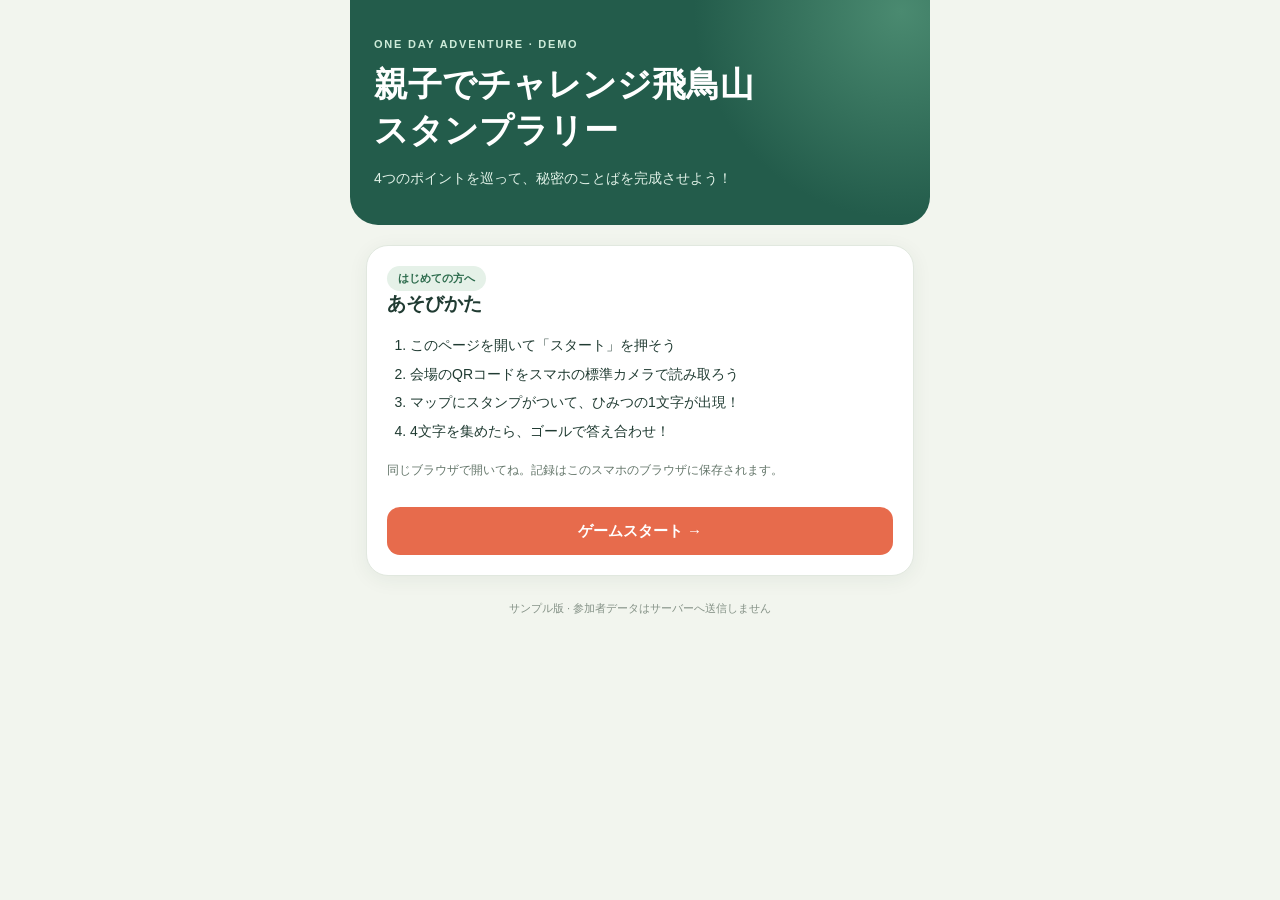
<file: index.html>
<!doctype html>
<html lang="ja">
    <head>
        <meta charset="utf-8"><meta name="viewport" content="width=device-width,initial-scale=1,viewport-fit=cover">
        <meta name="theme-color" content="#235c4b"><title>親子でチャレンジ飛鳥山 スタンプラリー</title><link rel="stylesheet" href="./style.css?v=3"></head>
<body>
    <div class="shell">
        <header>
            <div class="eyebrow">ONE DAY ADVENTURE · DEMO</div>
            <h1>親子でチャレンジ飛鳥山<br>スタンプラリー</h1>
            <p>4つのポイントを巡って、秘密のことばを完成させよう！</p>
        </header>
<main>
    <section id="intro" class="panel">
        <span class="pill">はじめての方へ</span>
        <h2>あそびかた</h2>
        <ol>
            <li>このページを開いて「スタート」を押そう</li>
            <li>会場のQRコードをスマホの標準カメラで読み取ろう</li>
            <li>マップにスタンプがついて、ひみつの1文字が出現！</li>
            <li>4文字を集めたら、ゴールで答え合わせ！</li>
        </ol>
        <p class="note">同じブラウザで開いてね。記録はこのスマホのブラウザに保存されます。</p>
        <button id="start" class="primary">ゲームスタート →</button>
    </section>
    <section id="game" hidden>
        <div class="status">
            <div>
                <span class="small">スタンプ獲得</span>
                <div class="count">
                    <strong id="count">0</strong>
                    <span> / 4</span>
                </div>
            </div>
            <div class="progress-track">
                <div id="progress"></div>
            </div>
        </div>
        <div id="notice" class="notice" role="status" aria-live="polite"></div>
        <section class="panel map-panel">
            <div class="section-head">
                <h2>たんけんマップ</h2>
                <span class="pill">会場案内図</span>
            </div>
            <div class="map-wrap">
                <img src="./map.png" alt="架空の会場案内図。花の広場、森のひろば、あそび広場、芝生広場の4地点" class="map">
                <div id="markers"></div>
            </div>
            <p class="hint">赤いスタンプは訪問済み！ 数字をタップするとポイント名が見られます。</p>
        </section>
        <section class="panel">
            <h2>ひみつのことば</h2>
            <p class="sub">スタンプを集めると文字が現れるよ</p>
            <div id="letters" class="letters"></div>
            <div id="spot-list" class="spot-list"></div>
        </section>
        <section class="panel">
            <h2>ゴールで答え合わせ</h2>
            <p class="sub">4つの文字を順番につなげて入力してね</p>
            <form id="answer-form">
                <label for="answer">キーワード（ひらがな4文字）</label>
                <input id="answer" type="text" autocomplete="off" inputmode="text" placeholder="こたえを入力" maxlength="20" required>
                <button class="primary" type="submit">こたえあわせ →</button>
            </form>
            <div id="result" class="result" role="status" aria-live="polite"></div>
        </section>
        <details id="admin-panel" class="demo" hidden>
            <summary>管理者メニュー</summary>
            <p>動作確認用の管理機能です。</p>
            <div id="demo-buttons" class="demo-buttons"></div>
            <button id="reset" class="secondary" type="button">
                スタンプをすべてリセット
            </button>
        </details>
    </section>
</main>
<footer>サンプル版 · 参加者データはサーバーへ送信しません</footer>
</div>
<script src="./app.js" defer></script>
</body>
</html>
</file>
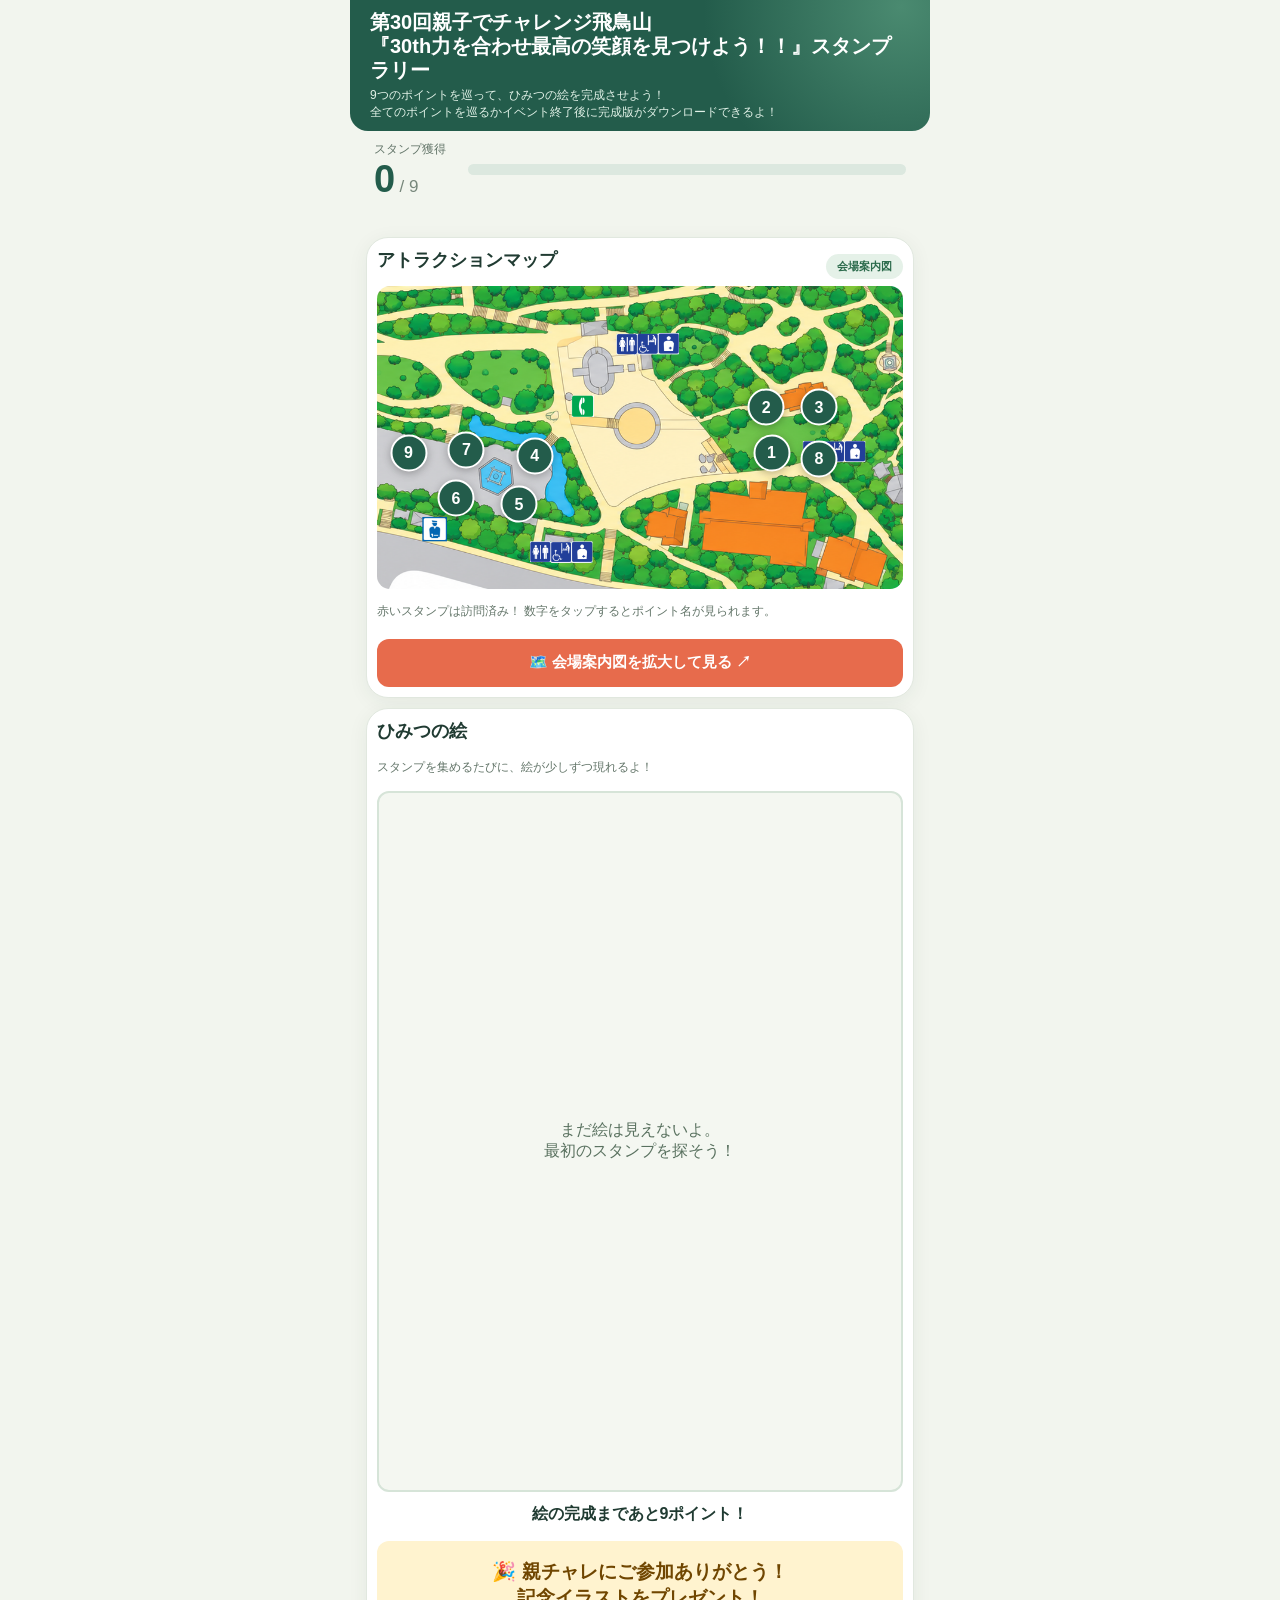
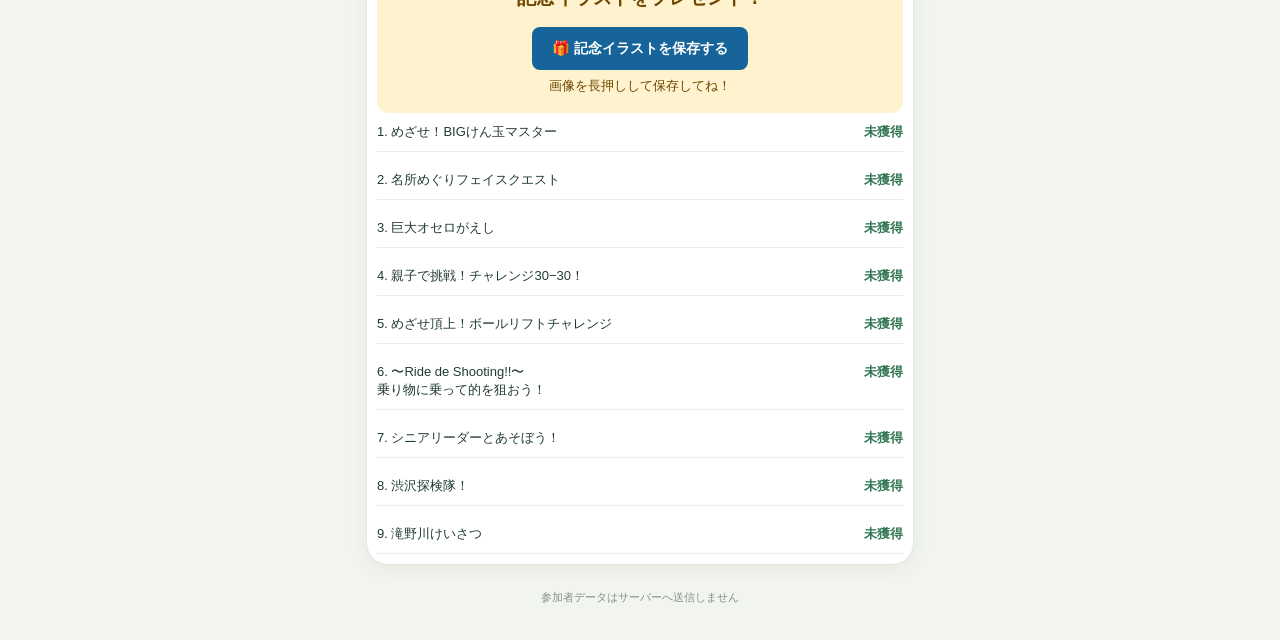
<file: v2/index.html>
<!doctype html>
<html lang="ja">
<head>
    <meta charset="utf-8">
    <meta name="viewport" content="width=device-width,initial-scale=1,viewport-fit=cover">
    <meta name="theme-color" content="#235c4b">
    <title>第30回 親子でチャレンジ飛鳥山 スタンプラリー</title>
    <link rel="stylesheet" href="./style.css?v=7">
    <style>
    .art-board { position: relative; width: 100%; aspect-ratio: 1086 / 1448; overflow: hidden; border-radius: 12px; background: #f4f7f1; border: 2px solid #d6e4d8; }
    .art-layer { position: absolute; inset: 0; display: block; width: 100%; height: 100%; object-fit: contain; pointer-events: none; }
    .art-empty { position: absolute; inset: 0; display: grid; place-items: center; padding: 20px; text-align: center; color: #59715f; }
    .art-board.has-layers .art-empty { display: none; }
    .art-count { margin-top: 12px; text-align: center; font-weight: bold; }
    .art-board img { max-width: none; }
    .completion { margin-top: 16px; padding: 18px; text-align: center; border-radius: 12px; background: #fff3cf; color: #704600; font-weight: bold; font-size: 1.2rem; }
    .completion[hidden] { display: none; }
    </style>
</head>
<body>
<div class="shell">
  <header>
    <h1>第30回親子でチャレンジ飛鳥山<br>『30th力を合わせ最高の笑顔を見つけよう！！』スタンプラリー</h1>
    <p>9つのポイントを巡って、ひみつの絵を完成させよう！<br>全てのポイントを巡るかイベント終了後に完成版がダウンロードできるよ！</p>
  </header>
  <main>
    <section id="intro" class="panel">
      <span class="pill">はじめての方へ</span>
      <h2>あそびかた</h2>
      <ol>
        <li>このページを開いて「スタート」を押そう</li>
        <li>会場のQRコードをスマホの標準カメラで読み取ろう</li>
        <li>マップにスタンプがついて、絵の一部が現れるよ！</li>
        <li>9つのスタンプを集めて、ひみつの絵を完成させよう！</li>
      </ol>
      <p class="note">同じブラウザで開いてね。記録はこのスマホのブラウザに保存されます。</p>
      <button id="start" class="primary" type="button">ゲームスタート →</button>
    </section>
    <section id="game" hidden>
      <div class="status">
        <div>
          <span class="small">スタンプ獲得</span>
          <div class="count">
            <strong id="count">0</strong>
            <span> / 9</span>
          </div>
        </div>
        <div class="progress-track">
          <div id="progress"></div></div>
      </div>
      <div id="notice" class="notice" role="status" aria-live="polite"></div>
      <section class="panel map-panel">
        <div class="section-head">
          <h2>アトラクションマップ</h2>
          <span class="pill">会場案内図</span>
        </div>
        <div class="map-wrap">
          <img src="./map_detail.png?v=4" alt="スタンプラリー会場の案内図" class="map">
          <div id="markers"></div>
        </div>
        <p class="hint">赤いスタンプは訪問済み！ 数字をタップするとポイント名が見られます。</p>
            <a href="./map.html"
            target="_blank"
            rel="noopener noreferrer"
            class="primary"
            style="display:block; text-align:center; text-decoration:none; margin-top:16px; padding:14px 18px; border-radius:12px;">
            🗺️ 会場案内図を拡大して見る ↗
            </a>
    </section>
    <section class="panel">
        <h2>ひみつの絵</h2>
        <p class="sub">スタンプを集めるたびに、絵が少しずつ現れるよ！</p>
        <div id="art-board" class="art-board" aria-label="取得したスタンプに応じて完成する絵">
          <div class="art-empty">まだ絵は見えないよ。<br>最初のスタンプを探そう！</div>
          <div id="art-layers"></div>
        </div>
        <p id="art-count" class="art-count">絵の完成まであと9ポイント！</p>
        <div id="completion" class="completion"
            role="status" aria-live="polite" hidden>
            🎉 おめでとう！<br>スタンプを集めて絵が完成したよ！
            <div class="completion-download">
                <a href="./images/anniversary-poster.png"
                  target="_blank"
                  rel="noopener">
                    🎁 記念イラストを保存する
                </a>
                <div class="save-guide">
                    画像を長押しして保存してね！
                </div>
            </div>
        </div>
        <!-- イベント終了後・未達成者向け -->
        <div id="event-finished" class="completion"
            role="status" hidden>
            🎉 親チャレにご参加ありがとう！<br>記念イラストをプレゼント！

            <div class="completion-download">
                <a href="./images/anniversary-poster.png"
                  target="_blank"
                  rel="noopener">
                    🎁 記念イラストを保存する
                </a>
                <div class="save-guide">
                    画像を長押しして保存してね！
                </div>
            </div>
        </div>

        <div id="prize-exchanged" class="prize-exchanged" role="status" aria-live="polite" hidden> ✓ 景品交換済み</div>
        <div id="spot-list" class="spot-list"></div>
      </section>
      <details id="admin-panel" class="demo" hidden>
        <summary>管理者メニュー</summary>
        <p>動作確認用の管理機能です。</p>
        <div id="demo-buttons" class="demo-buttons"></div>
        <button id="reset" class="secondary" type="button">スタンプをすべてリセット</button>
      </details>
    </section>
  </main>
  <footer>参加者データはサーバーへ送信しません</footer>
</div>
<script src="./app.js?v=12" defer></script>
</body>
</html>
</file>
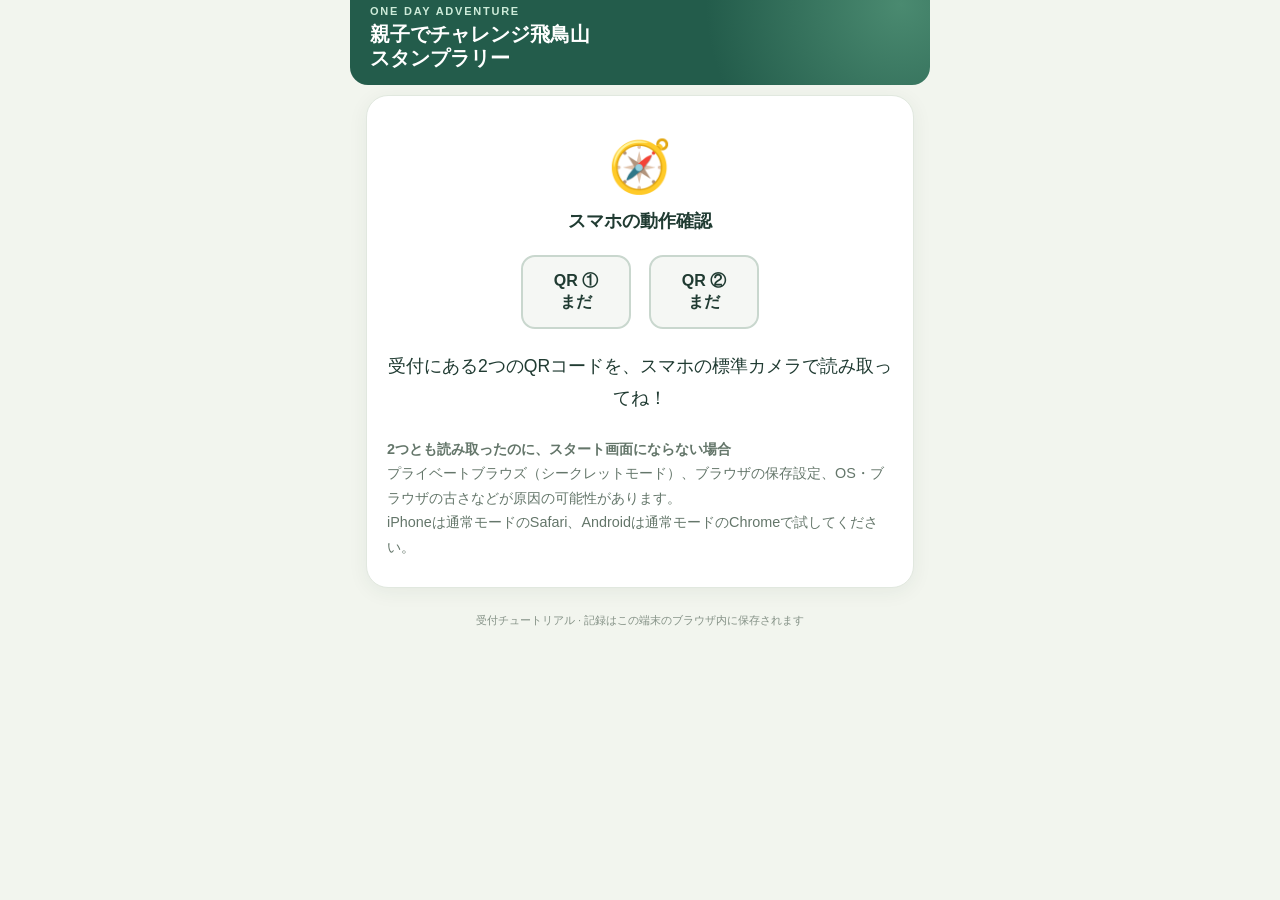
<file: v2/test.html>
<!doctype html>
<html lang="ja">
<head>
  <meta charset="utf-8">
  <meta name="viewport" content="width=device-width,initial-scale=1,viewport-fit=cover">
  <meta name="theme-color" content="#235c4b">
  <title>スタンプラリーの準備 | 親子でチャレンジ飛鳥山</title>
  <link rel="stylesheet" href="./style.css?v=4">
  <style>
    .test-shell { max-width: 580px; margin: 0 auto; }
    .test-panel { text-align: center; padding: 28px 20px; }
    .test-emoji { font-size: 3.2rem; line-height: 1.2; margin: 12px 0; }
    .test-steps { display: flex; justify-content: center; gap: 18px; margin: 22px 0; }
    .test-step { min-width: 110px; padding: 14px; border: 2px solid #c9d7ce; border-radius: 14px; background: #f5f7f4; font-weight: bold; }
    .test-step.done { border-color: #26885b; background: #e4f5e9; color: #155d3b; }
    .test-message { font-size: 1.1rem; line-height: 1.8; }
    .test-note { margin-top: 22px; font-size: .9rem; line-height: 1.7; text-align: left; }
    .test-button { display: block; text-align: center; text-decoration: none; margin-top: 22px; }
    .test-button[hidden] { display: none; }
    [hidden] { display: none !important; }
  </style>
</head>
<body>
<div class="shell test-shell">
  <header>
    <div class="eyebrow">ONE DAY ADVENTURE</div>
    <h1>親子でチャレンジ飛鳥山<br>スタンプラリー</h1>
  </header>
  <main>
    <section class="panel test-panel">
      <div id="test-emoji" class="test-emoji" aria-hidden="true">🧭</div>
      <h2 id="test-title">スマホの動作確認</h2>
      <div class="test-steps" aria-label="受付チェックの進み具合">
        <div id="test-step-1" class="test-step">QR ①<br><span>まだ</span></div>
        <div id="test-step-2" class="test-step">QR ②<br><span>まだ</span></div>
      </div>
      <p id="test-message" class="test-message" role="status" aria-live="polite">受付にある2つのQRコードを、スマホの標準カメラで読み取ってね！</p>
      <a id="test-go" class="primary test-button" href="./" hidden>アトラクションマップを開く →</a>
      <div class="note test-note" id="test-help">
        <strong>2つとも読み取ったのに、スタート画面にならない場合</strong><br>
        プライベートブラウズ（シークレットモード）、ブラウザの保存設定、OS・ブラウザの古さなどが原因の可能性があります。<br>
        iPhoneは通常モードのSafari、Androidは通常モードのChromeで試してください。
      </div>
    </section>
  </main>
  <footer>受付チュートリアル · 記録はこの端末のブラウザ内に保存されます</footer>
</div>
<script src="./test.js?v=2" defer></script>
</body>
</html>
</file>
<file: style.css>
* {
    box-sizing:border-box;
}

html {
    font-family:-apple-system,BlinkMacSystemFont,"Hiragino Kaku Gothic ProN","Noto Sans JP",sans-serif;
    background:#f2f5ee;
    color:#203b32;
}

body {
    margin:0;
}

.shell {
    max-width:580px;
    margin:auto;
    padding:0 16px 35px;
}

header {
    background:#235c4b;
    color:white;
    margin:0 -16px 20px;
    padding:38px 24px 34px;
    border-radius:0 0 28px 28px;
    background-image:radial-gradient(circle at 95% 5%,#4a8a70 0,transparent 35%);
}

.eyebrow {
    letter-spacing:.16em;
    font-size:11px;
    color:#cdebd9;
    font-weight:700;
}

h1 {
    font-size:34px;
    line-height:1.35;
    margin:12px 0;
}

header p {
    margin:0;
    color:#e0f1e7;
    font-size:14px;
    line-height:1.8;
}

.panel {
    background:white;
    border:1px solid #e1e8df;
    border-radius:22px;
    padding:20px;
    margin:15px 0;
    box-shadow:0 4px 20px #183d2910;
}

h2 {
    font-size:19px;
    margin:0 0 14px;
}

.pill {
    display:inline-block;
    border-radius:99px;
    background:#e5f1e8;
    color:#2c6b4c;
    padding:5px 11px;
    font-size:11px;
    font-weight:700;
}

ol {
    padding-left:23px;
    line-height:2.05;
    font-size:14px;
}

.note,.hint,.sub {
    color:#64766a;
    font-size:12px;
    line-height:1.8;
}

.primary,.secondary {
    border:0;
    border-radius:13px;
    min-height:48px;
    padding:12px 18px;
    font-size:15px;
    font-weight:700;
    cursor:pointer;
}

.primary {
    background:#e76b4c;
    color:white;
    width:100%;
    margin-top:14px;
}

.secondary {
    background:#e8ede8;
    color:#294f3b;
}

.status {
    display:flex;
    align-items:center;
    gap:22px;
    padding:6px 8px;
}

.small {
    font-size:12px;
    color:#627468;
}

.count strong {
    font-size:38px;
    color:#235c4b;
}

.count span {
    font-size:17px;
    color:#77877b;
}

.progress-track {
    flex:1;
    height:11px;
    background:#dce8df;
    border-radius:20px;
    overflow:hidden;
}

.progress-track>div {
    height:100%;
    width:0;
    background:#e76b4c;
    transition:width .25s;
}

.notice {
    font-size:14px;
    line-height:1.6;
    color:#28684d;
    font-weight:700;
    min-height:20px;
    padding:4px 8px;
}

.section-head {
    display:flex;
    align-items:center;
    justify-content:space-between;
    gap:8px;
}

.map-panel {
    padding:16px;
}

.map-wrap {
    position:relative;
    width:100%;
    overflow:hidden;
    border-radius:13px;
}

.map {
    width:100%;
    display:block;
}

#markers {
    position:absolute;
    inset:0;
}

.marker {
    position:absolute;
    transform:translate(-50%,-50%);
    border:2px solid #fff;
    border-radius:50%;
    background:#235c4b;
    color:white;
    font-size:16px;
    font-weight:800;
    width:37px;
    height:37px;
    box-shadow:0 2px 8px #0004;
    display:grid;
    place-items:center;
    cursor:pointer;
}

.marker.done {
    background:transparent;
    border:0;
    width:55px;
    height:55px;
    box-shadow:none;
}

.marker img {
    width:100%;
    height:100%;
    object-fit:contain;
}

.letters {
    display:grid;
    grid-template-columns:repeat(4,1fr);
    gap:9px;
    margin:16px 0;
}

.letter {
    border:2px dashed #cddbd0;
    background:#f6f8f4;
    border-radius:14px;
    text-align:center;
    padding:10px 0;
    font-size:28px;
    font-weight:800;
}

.letter small {
    display:block;
    font-size:10px;
    font-weight:500;
    color:#75867a;
}

.letter.got {
    border:2px solid #e5a58e;
    background:#fff4ee;
    color:#bd573e;
}

.spot-list {
    display:grid;
    gap:9px;
}

.spot {
    display:flex;
    justify-content:space-between;
    gap:10px;
    border-bottom:1px solid #e9eee9;
    padding:10px 0;
    font-size:13px;
}

.spot b {
    color:#327653;
}

label {
    display:block;
    font-size:12px;
    font-weight:700;
    margin:14px 0 7px;
}

input {
    font:inherit;
    width:100%;
    border:1px solid #b8c9be;
    border-radius:12px;
    padding:14px;
    font-size:16px;
    background:white;
}

.result {
    margin-top:12px;
    line-height:1.7;
    font-weight:700;
}

.result.success {
    background:#e6f5e9;
    color:#206d43;
    border-radius:12px;
    padding:18px;
    text-align:center;
    font-size:19px;
}

.result.error {
    color:#ad4c37;
}

.demo {
    border:1px dashed #b8c9be;
    border-radius:15px;
    padding:14px;
    margin:20px 0;
    background:#f8faf7;
}

.demo summary {
    cursor:pointer;
    font-weight:700;
}

.demo p {
    font-size:12px;
    color:#64766a;
}

.demo-buttons {
    display:grid;
    grid-template-columns:1fr 1fr;
    gap:8px;
    margin:12px 0;
}

.demo-buttons button {
    border:1px solid #b7d1bf;
    border-radius:9px;
    padding:12px 6px;
    background:white;
    color:#26543c;
    font-weight:700;
}

footer {
    text-align:center;
    font-size:11px;
    color:#849186;
    margin-top:25px;
}

[hidden] {
    display:none!important;
}

@media (max-width: 360px) {
    .shell {
        padding-left: 10px;
        padding-right: 10px;
    }

    header {
        margin-left: -10px;
        margin-right: -10px;
    }

    h1 {
        font-size: 29px;
    }

    .panel {
        padding: 14px;
    }
}
</file>
<file: v2/style.css>
* {
    box-sizing:border-box;
}

html {
    font-family:-apple-system,BlinkMacSystemFont,"Hiragino Kaku Gothic ProN","Noto Sans JP",sans-serif;
    background:#f2f5ee;
    color:#203b32;
}

body {
    margin:0;
}

.shell {
    max-width:580px;
    margin:auto;
    padding:0 16px 35px;
}

header {
    background:#235c4b;
    color:white;
    margin:0 -16px 2px;
    padding:5px 20px 10px;
    border-radius:0 0 18px 18px;
    background-image:radial-gradient(circle at 95% 5%,#4a8a70 0,transparent 35%);
}

.eyebrow {
    letter-spacing:.16em;
    font-size:11px;
    color:#cdebd9;
    font-weight:700;
}

h1 {
    font-size:20px;
    line-height:1.2;
    margin:5px 0;
}

header p {
    margin:0;
    color:#e0f1e7;
    font-size:12px;
    line-height:1.4;
}

.panel {
    background:white;
    border:1px solid #e1e8df;
    border-radius:22px;
    padding:10px;
    margin:10px 0;
    box-shadow:0 4px 20px #183d2910;
}

h2 {
    font-size:18px;
    margin:0 0 14px;
}

.pill {
    display:inline-block;
    border-radius:99px;
    background:#e5f1e8;
    color:#2c6b4c;
    padding:5px 11px;
    font-size:11px;
    font-weight:700;
}

ol {
    padding-left:23px;
    line-height:2.05;
    font-size:14px;
}

.note,.hint,.sub {
    color:#64766a;
    font-size:12px;
    line-height:1.8;
}

.primary,.secondary {
    border:0;
    border-radius:13px;
    min-height:48px;
    padding:12px 18px;
    font-size:15px;
    font-weight:700;
    cursor:pointer;
}

.primary {
    background:#e76b4c;
    color:white;
    width:100%;
    margin-top:14px;
}

.secondary {
    background:#e8ede8;
    color:#294f3b;
}

.status {
    display:flex;
    align-items:center;
    gap:22px;
    padding:6px 8px;
}

.small {
    font-size:12px;
    color:#627468;
}

.count strong {
    font-size:38px;
    color:#235c4b;
}

.count span {
    font-size:17px;
    color:#77877b;
}

.progress-track {
    flex:1;
    height:11px;
    background:#dce8df;
    border-radius:20px;
    overflow:hidden;
}

.progress-track>div {
    height:100%;
    width:0;
    background:#e76b4c;
    transition:width .25s;
}

.notice {
    font-size:14px;
    line-height:1.6;
    color:#28684d;
    font-weight:700;
    min-height:20px;
    padding:4px 8px;
}

.section-head {
    display:flex;
    align-items:center;
    justify-content:space-between;
    gap:8px;
}

.map-panel {
    padding:10px;
}

.map-wrap {
    position:relative;
    width:100%;
    overflow:hidden;
    border-radius:13px;
}

.map {
    width:100%;
    display:block;
}

#markers {
    position:absolute;
    inset:0;
}

.marker {
    position:absolute;
    transform:translate(-50%,-50%);
    border:2px solid #fff;
    border-radius:50%;
    background:#235c4b;
    color:white;
    font-size:16px;
    font-weight:800;
    width:37px;
    height:37px;
    box-shadow:0 2px 8px #0004;
    display:grid;
    place-items:center;
    cursor:pointer;
}

.marker.done {
    background:transparent;
    border:0;
    width:55px;
    height:55px;
    box-shadow:none;
}

.marker img {
    width:100%;
    height:100%;
    object-fit:contain;
}

.letters {
    display:grid;
    grid-template-columns:repeat(4,1fr);
    gap:9px;
    margin:16px 0;
}

.letter {
    border:2px dashed #cddbd0;
    background:#f6f8f4;
    border-radius:14px;
    text-align:center;
    padding:10px 0;
    font-size:28px;
    font-weight:800;
}

.letter small {
    display:block;
    font-size:10px;
    font-weight:500;
    color:#75867a;
}

.letter.got {
    border:2px solid #e5a58e;
    background:#fff4ee;
    color:#bd573e;
}

.spot-list {
    display:grid;
    gap:9px;
}

.spot {
    display:flex;
    justify-content:space-between;
    gap:10px;
    border-bottom:1px solid #e9eee9;
    padding:10px 0;
    font-size:13px;
}

.spot b {
    color:#327653;
}

label {
    display:block;
    font-size:12px;
    font-weight:700;
    margin:14px 0 7px;
}

input {
    font:inherit;
    width:100%;
    border:1px solid #b8c9be;
    border-radius:12px;
    padding:14px;
    font-size:16px;
    background:white;
}

.result {
    margin-top:12px;
    line-height:1.7;
    font-weight:700;
}

.result.success {
    background:#e6f5e9;
    color:#206d43;
    border-radius:12px;
    padding:18px;
    text-align:center;
    font-size:19px;
}

.result.error {
    color:#ad4c37;
}

.demo {
    border:1px dashed #b8c9be;
    border-radius:15px;
    padding:14px;
    margin:20px 0;
    background:#f8faf7;
}

.demo summary {
    cursor:pointer;
    font-weight:700;
}

.demo p {
    font-size:12px;
    color:#64766a;
}

.demo-buttons {
    display:grid;
    grid-template-columns:1fr 1fr;
    gap:8px;
    margin:12px 0;
}

.demo-buttons button {
    border:1px solid #b7d1bf;
    border-radius:9px;
    padding:12px 6px;
    background:white;
    color:#26543c;
    font-weight:700;
}

footer {
    text-align:center;
    font-size:11px;
    color:#849186;
    margin-top:25px;
}

[hidden] {
    display:none!important;
}

@media (max-width: 360px) {
    .shell {
        padding-left: 10px;
        padding-right: 10px;
    }

    header {
        margin-left: -10px;
        margin-right: -10px;
    }

    h1 {
        font-size: 21px;
    }

    .panel {
        padding: 14px;
    }
}

#notice,
.spot span {
    white-space: pre-line;
}

/* 景品交換済み表示 */
.prize-exchanged {
    margin-top: 14px;
    padding: 16px;
    border: 2px solid #32805b;
    border-radius: 12px;
    background: #e8f5ec;
    color: #235c4b;
    text-align: center;
    font-size: 1.3rem;
    font-weight: 800;
}

.prize-exchanged[hidden] {
    display: none;
}

.completion-download {
    margin-top: 16px;
}

.completion-download a {
    display: inline-block;
    padding: 12px 20px;
    background: #17649a;
    color: #fff;
    border-radius: 8px;
    font-weight: bold;
    text-decoration: none;
    font-size: 0.9rem;
}

.save-guide {
    margin-top: 8px;
    font-size: 0.8rem;
    font-weight: normal;
}
</file>
